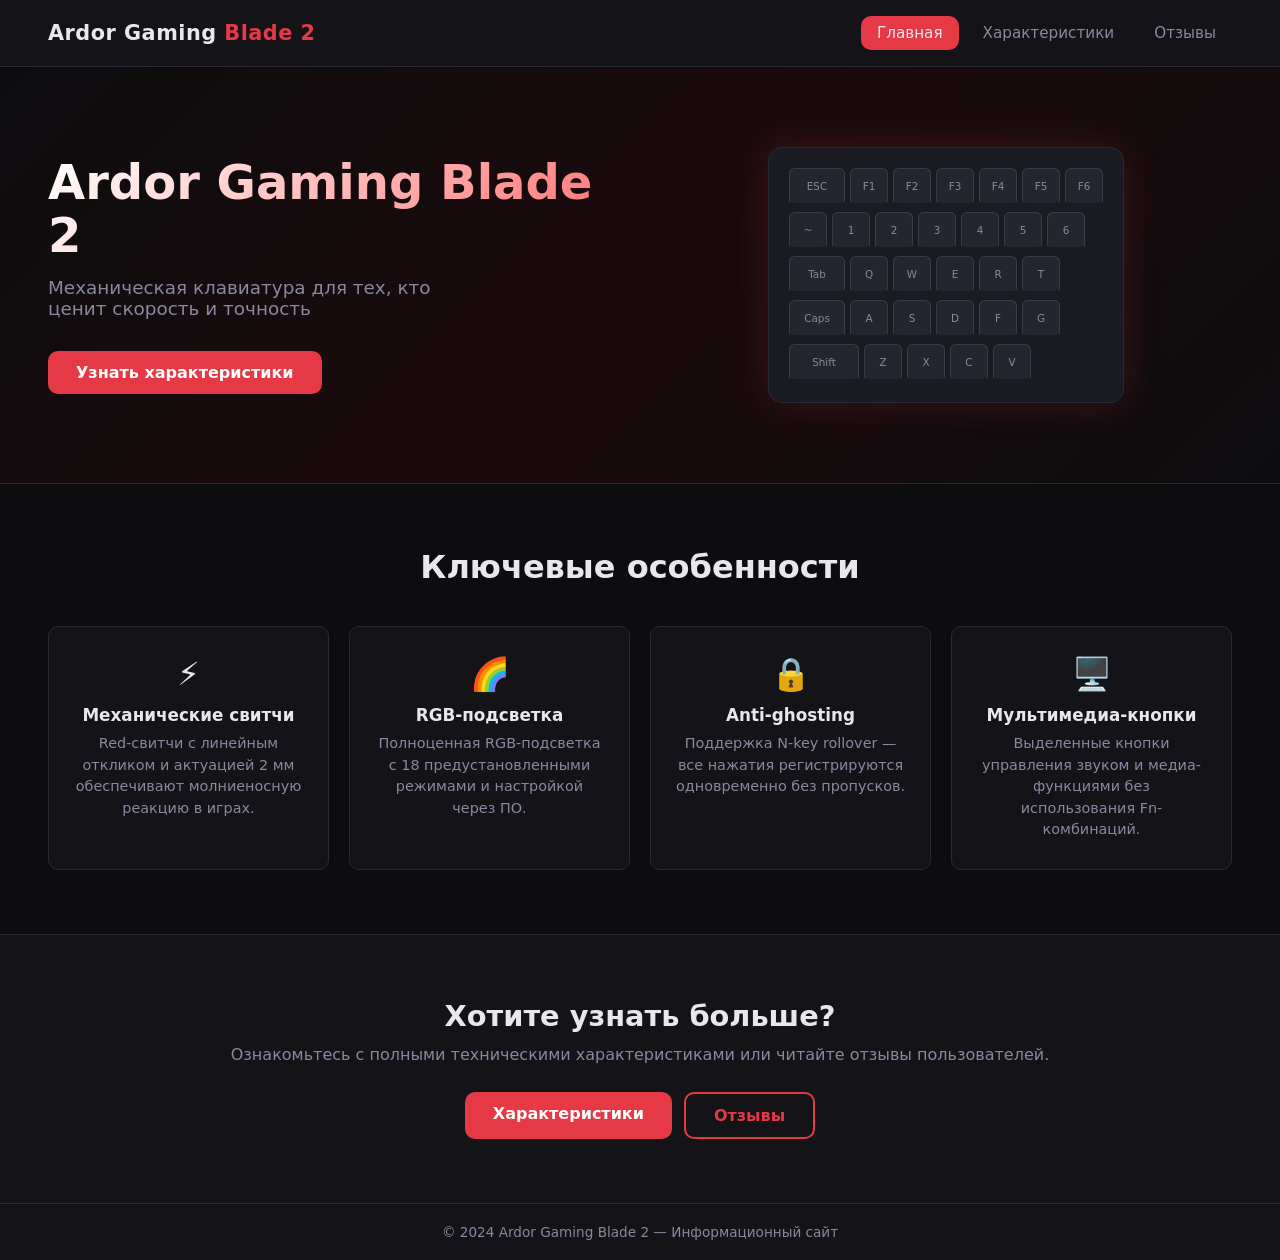
<file: index.html>
<!DOCTYPE html>
<html lang="ru">
<head>
  <meta charset="UTF-8" />
  <meta name="viewport" content="width=device-width, initial-scale=1.0" />
  <title>Ardor Gaming Blade 2 — Главная</title>
  <link rel="stylesheet" href="style.css" />
</head>
<body>
  <header>
    <div class="logo">Ardor Gaming <span>Blade 2</span></div>
    <nav>
      <a href="index.html" class="active">Главная</a>
      <a href="specs.html">Характеристики</a>
      <a href="reviews.html">Отзывы</a>
    </nav>
  </header>

  <main>
    <section class="hero">
      <div class="hero-content">
        <h1>Ardor Gaming Blade 2</h1>
        <p class="hero-sub">Механическая клавиатура для тех, кто ценит скорость и точность</p>
        <a href="specs.html" class="btn">Узнать характеристики</a>
      </div>
      <div class="hero-img">
        <div class="keyboard-visual">
          <div class="key-row">
            <span class="key wide">ESC</span><span class="key">F1</span><span class="key">F2</span><span class="key">F3</span><span class="key">F4</span><span class="key">F5</span><span class="key">F6</span>
          </div>
          <div class="key-row">
            <span class="key">~</span><span class="key">1</span><span class="key">2</span><span class="key">3</span><span class="key">4</span><span class="key">5</span><span class="key">6</span>
          </div>
          <div class="key-row">
            <span class="key wide">Tab</span><span class="key">Q</span><span class="key">W</span><span class="key">E</span><span class="key">R</span><span class="key">T</span>
          </div>
          <div class="key-row">
            <span class="key wide">Caps</span><span class="key">A</span><span class="key">S</span><span class="key">D</span><span class="key">F</span><span class="key">G</span>
          </div>
          <div class="key-row">
            <span class="key xwide">Shift</span><span class="key">Z</span><span class="key">X</span><span class="key">C</span><span class="key">V</span>
          </div>
        </div>
      </div>
    </section>

    <section class="features">
      <h2>Ключевые особенности</h2>
      <div class="cards">
        <div class="card">
          <div class="card-icon">⚡</div>
          <h3>Механические свитчи</h3>
          <p>Red-свитчи с линейным откликом и актуацией 2 мм обеспечивают молниеносную реакцию в играх.</p>
        </div>
        <div class="card">
          <div class="card-icon">🌈</div>
          <h3>RGB-подсветка</h3>
          <p>Полноценная RGB-подсветка с 18 предустановленными режимами и настройкой через ПО.</p>
        </div>
        <div class="card">
          <div class="card-icon">🔒</div>
          <h3>Anti-ghosting</h3>
          <p>Поддержка N-key rollover — все нажатия регистрируются одновременно без пропусков.</p>
        </div>
        <div class="card">
          <div class="card-icon">🖥️</div>
          <h3>Мультимедиа-кнопки</h3>
          <p>Выделенные кнопки управления звуком и медиа-функциями без использования Fn-комбинаций.</p>
        </div>
      </div>
    </section>

    <section class="cta">
      <h2>Хотите узнать больше?</h2>
      <p>Ознакомьтесь с полными техническими характеристиками или читайте отзывы пользователей.</p>
      <div class="cta-btns">
        <a href="specs.html" class="btn">Характеристики</a>
        <a href="reviews.html" class="btn btn-outline">Отзывы</a>
      </div>
    </section>
  </main>

  <footer>
    <p>&copy; 2024 Ardor Gaming Blade 2 — Информационный сайт</p>
  </footer>
</body>
</html>
</file>
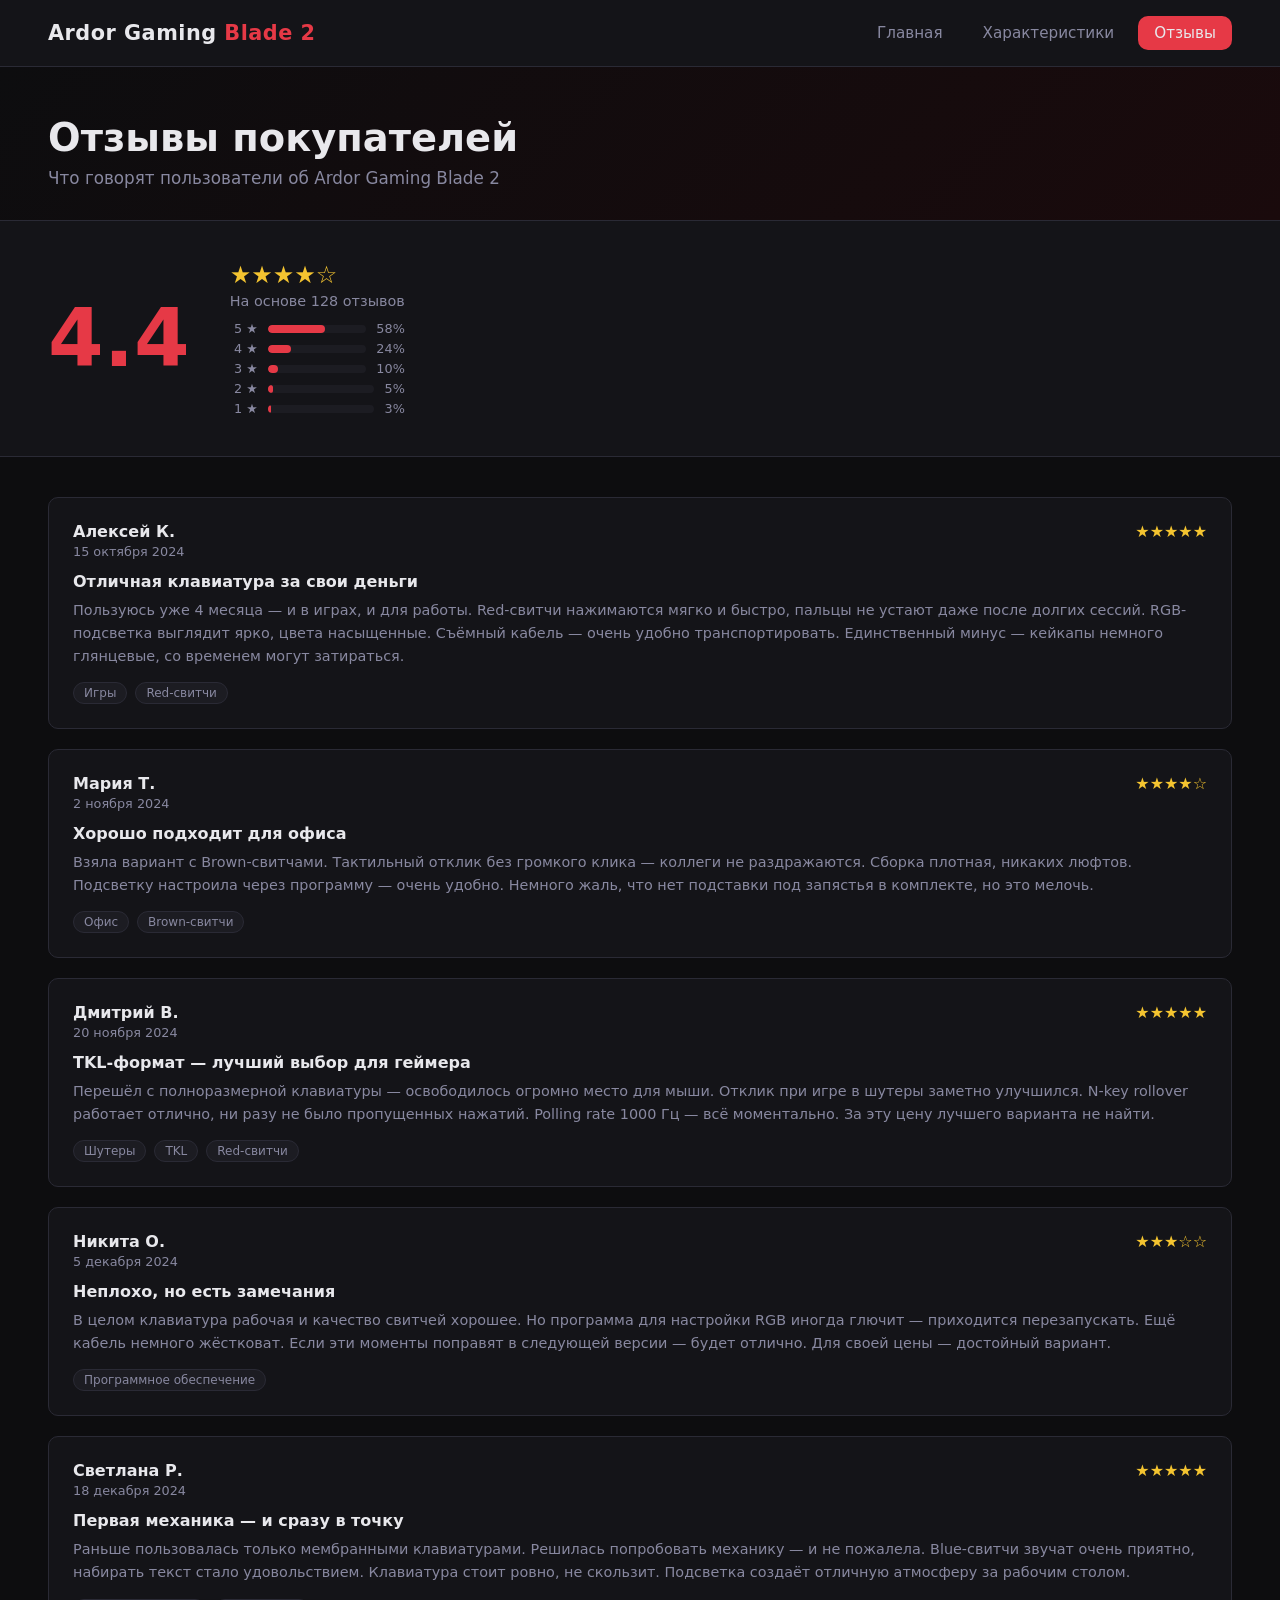
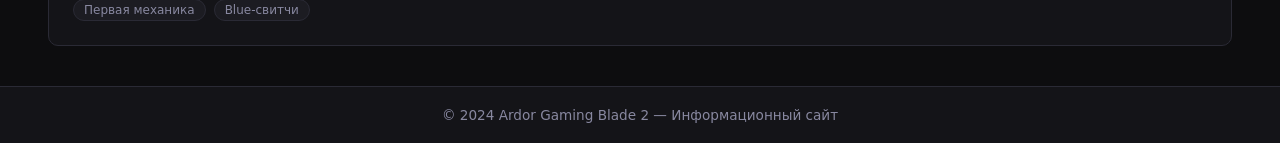
<file: reviews.html>
<!DOCTYPE html>
<html lang="ru">
<head>
  <meta charset="UTF-8" />
  <meta name="viewport" content="width=device-width, initial-scale=1.0" />
  <title>Ardor Gaming Blade 2 — Отзывы</title>
  <link rel="stylesheet" href="style.css" />
</head>
<body>
  <header>
    <div class="logo">Ardor Gaming <span>Blade 2</span></div>
    <nav>
      <a href="index.html">Главная</a>
      <a href="specs.html">Характеристики</a>
      <a href="reviews.html" class="active">Отзывы</a>
    </nav>
  </header>

  <main>
    <section class="page-header">
      <h1>Отзывы покупателей</h1>
      <p>Что говорят пользователи об Ardor Gaming Blade 2</p>
    </section>

    <section class="rating-summary">
      <div class="rating-big">4.4</div>
      <div class="rating-details">
        <div class="stars">★★★★☆</div>
        <p>На основе 128 отзывов</p>
        <div class="rating-bars">
          <div class="bar-row"><span>5 ★</span><div class="bar"><div class="fill" style="width:58%"></div></div><span>58%</span></div>
          <div class="bar-row"><span>4 ★</span><div class="bar"><div class="fill" style="width:24%"></div></div><span>24%</span></div>
          <div class="bar-row"><span>3 ★</span><div class="bar"><div class="fill" style="width:10%"></div></div><span>10%</span></div>
          <div class="bar-row"><span>2 ★</span><div class="bar"><div class="fill" style="width:5%"></div></div><span>5%</span></div>
          <div class="bar-row"><span>1 ★</span><div class="bar"><div class="fill" style="width:3%"></div></div><span>3%</span></div>
        </div>
      </div>
    </section>

    <section class="reviews-list">

      <div class="review-card">
        <div class="review-header">
          <div class="reviewer-info">
            <span class="reviewer-name">Алексей К.</span>
            <span class="review-date">15 октября 2024</span>
          </div>
          <div class="review-stars">★★★★★</div>
        </div>
        <h4>Отличная клавиатура за свои деньги</h4>
        <p>Пользуюсь уже 4 месяца — и в играх, и для работы. Red-свитчи нажимаются мягко и быстро, пальцы не устают даже после долгих сессий. RGB-подсветка выглядит ярко, цвета насыщенные. Съёмный кабель — очень удобно транспортировать. Единственный минус — кейкапы немного глянцевые, со временем могут затираться.</p>
        <div class="review-tags"><span>Игры</span><span>Red-свитчи</span></div>
      </div>

      <div class="review-card">
        <div class="review-header">
          <div class="reviewer-info">
            <span class="reviewer-name">Мария Т.</span>
            <span class="review-date">2 ноября 2024</span>
          </div>
          <div class="review-stars">★★★★☆</div>
        </div>
        <h4>Хорошо подходит для офиса</h4>
        <p>Взяла вариант с Brown-свитчами. Тактильный отклик без громкого клика — коллеги не раздражаются. Сборка плотная, никаких люфтов. Подсветку настроила через программу — очень удобно. Немного жаль, что нет подставки под запястья в комплекте, но это мелочь.</p>
        <div class="review-tags"><span>Офис</span><span>Brown-свитчи</span></div>
      </div>

      <div class="review-card">
        <div class="review-header">
          <div class="reviewer-info">
            <span class="reviewer-name">Дмитрий В.</span>
            <span class="review-date">20 ноября 2024</span>
          </div>
          <div class="review-stars">★★★★★</div>
        </div>
        <h4>TKL-формат — лучший выбор для геймера</h4>
        <p>Перешёл с полноразмерной клавиатуры — освободилось огромно место для мыши. Отклик при игре в шутеры заметно улучшился. N-key rollover работает отлично, ни разу не было пропущенных нажатий. Polling rate 1000 Гц — всё моментально. За эту цену лучшего варианта не найти.</p>
        <div class="review-tags"><span>Шутеры</span><span>TKL</span><span>Red-свитчи</span></div>
      </div>

      <div class="review-card">
        <div class="review-header">
          <div class="reviewer-info">
            <span class="reviewer-name">Никита О.</span>
            <span class="review-date">5 декабря 2024</span>
          </div>
          <div class="review-stars">★★★☆☆</div>
        </div>
        <h4>Неплохо, но есть замечания</h4>
        <p>В целом клавиатура рабочая и качество свитчей хорошее. Но программа для настройки RGB иногда глючит — приходится перезапускать. Ещё кабель немного жёстковат. Если эти моменты поправят в следующей версии — будет отлично. Для своей цены — достойный вариант.</p>
        <div class="review-tags"><span>Программное обеспечение</span></div>
      </div>

      <div class="review-card">
        <div class="review-header">
          <div class="reviewer-info">
            <span class="reviewer-name">Светлана Р.</span>
            <span class="review-date">18 декабря 2024</span>
          </div>
          <div class="review-stars">★★★★★</div>
        </div>
        <h4>Первая механика — и сразу в точку</h4>
        <p>Раньше пользовалась только мембранными клавиатурами. Решилась попробовать механику — и не пожалела. Blue-свитчи звучат очень приятно, набирать текст стало удовольствием. Клавиатура стоит ровно, не скользит. Подсветка создаёт отличную атмосферу за рабочим столом.</p>
        <div class="review-tags"><span>Первая механика</span><span>Blue-свитчи</span></div>
      </div>

    </section>
  </main>

  <footer>
    <p>&copy; 2024 Ardor Gaming Blade 2 — Информационный сайт</p>
  </footer>
</body>
</html>
</file>
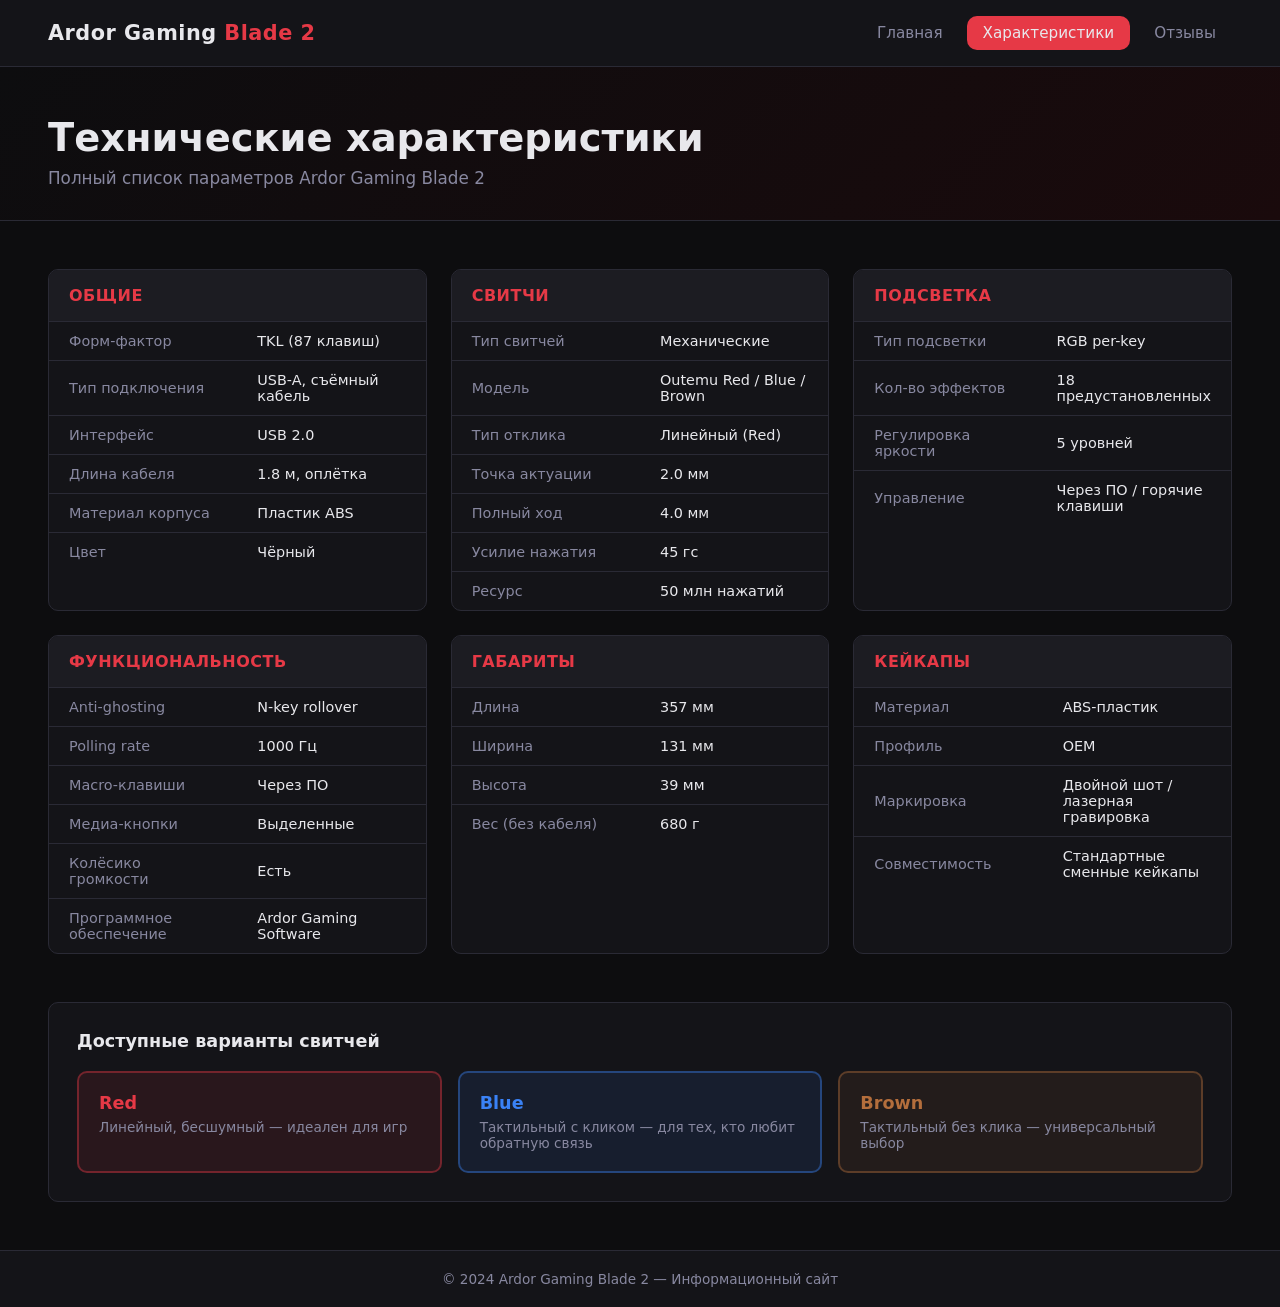
<file: specs.html>
<!DOCTYPE html>
<html lang="ru">
<head>
  <meta charset="UTF-8" />
  <meta name="viewport" content="width=device-width, initial-scale=1.0" />
  <title>Ardor Gaming Blade 2 — Характеристики</title>
  <link rel="stylesheet" href="style.css" />
</head>
<body>
  <header>
    <div class="logo">Ardor Gaming <span>Blade 2</span></div>
    <nav>
      <a href="index.html">Главная</a>
      <a href="specs.html" class="active">Характеристики</a>
      <a href="reviews.html">Отзывы</a>
    </nav>
  </header>

  <main>
    <section class="page-header">
      <h1>Технические характеристики</h1>
      <p>Полный список параметров Ardor Gaming Blade 2</p>
    </section>

    <section class="specs-section">
      <div class="specs-grid">

        <div class="spec-block">
          <h2>Общие</h2>
          <table class="spec-table">
            <tr><td>Форм-фактор</td><td>TKL (87 клавиш)</td></tr>
            <tr><td>Тип подключения</td><td>USB-A, съёмный кабель</td></tr>
            <tr><td>Интерфейс</td><td>USB 2.0</td></tr>
            <tr><td>Длина кабеля</td><td>1.8 м, оплётка</td></tr>
            <tr><td>Материал корпуса</td><td>Пластик ABS</td></tr>
            <tr><td>Цвет</td><td>Чёрный</td></tr>
          </table>
        </div>

        <div class="spec-block">
          <h2>Свитчи</h2>
          <table class="spec-table">
            <tr><td>Тип свитчей</td><td>Механические</td></tr>
            <tr><td>Модель</td><td>Outemu Red / Blue / Brown</td></tr>
            <tr><td>Тип отклика</td><td>Линейный (Red)</td></tr>
            <tr><td>Точка актуации</td><td>2.0 мм</td></tr>
            <tr><td>Полный ход</td><td>4.0 мм</td></tr>
            <tr><td>Усилие нажатия</td><td>45 гс</td></tr>
            <tr><td>Ресурс</td><td>50 млн нажатий</td></tr>
          </table>
        </div>

        <div class="spec-block">
          <h2>Подсветка</h2>
          <table class="spec-table">
            <tr><td>Тип подсветки</td><td>RGB per-key</td></tr>
            <tr><td>Кол-во эффектов</td><td>18 предустановленных</td></tr>
            <tr><td>Регулировка яркости</td><td>5 уровней</td></tr>
            <tr><td>Управление</td><td>Через ПО / горячие клавиши</td></tr>
          </table>
        </div>

        <div class="spec-block">
          <h2>Функциональность</h2>
          <table class="spec-table">
            <tr><td>Anti-ghosting</td><td>N-key rollover</td></tr>
            <tr><td>Polling rate</td><td>1000 Гц</td></tr>
            <tr><td>Macro-клавиши</td><td>Через ПО</td></tr>
            <tr><td>Медиа-кнопки</td><td>Выделенные</td></tr>
            <tr><td>Колёсико громкости</td><td>Есть</td></tr>
            <tr><td>Программное обеспечение</td><td>Ardor Gaming Software</td></tr>
          </table>
        </div>

        <div class="spec-block">
          <h2>Габариты</h2>
          <table class="spec-table">
            <tr><td>Длина</td><td>357 мм</td></tr>
            <tr><td>Ширина</td><td>131 мм</td></tr>
            <tr><td>Высота</td><td>39 мм</td></tr>
            <tr><td>Вес (без кабеля)</td><td>680 г</td></tr>
          </table>
        </div>

        <div class="spec-block">
          <h2>Кейкапы</h2>
          <table class="spec-table">
            <tr><td>Материал</td><td>ABS-пластик</td></tr>
            <tr><td>Профиль</td><td>OEM</td></tr>
            <tr><td>Маркировка</td><td>Двойной шот / лазерная гравировка</td></tr>
            <tr><td>Совместимость</td><td>Стандартные сменные кейкапы</td></tr>
          </table>
        </div>

      </div>
    </section>

    <section class="note-section">
      <div class="note">
        <h3>Доступные варианты свитчей</h3>
        <div class="switch-options">
          <div class="switch-card red">
            <strong>Red</strong>
            <p>Линейный, бесшумный — идеален для игр</p>
          </div>
          <div class="switch-card blue">
            <strong>Blue</strong>
            <p>Тактильный с кликом — для тех, кто любит обратную связь</p>
          </div>
          <div class="switch-card brown">
            <strong>Brown</strong>
            <p>Тактильный без клика — универсальный выбор</p>
          </div>
        </div>
      </div>
    </section>
  </main>

  <footer>
    <p>&copy; 2024 Ardor Gaming Blade 2 — Информационный сайт</p>
  </footer>
</body>
</html>
</file>
<file: style.css>
*, *::before, *::after { box-sizing: border-box; margin: 0; padding: 0; }

:root {
  --bg: #0d0d0f;
  --bg2: #141418;
  --bg3: #1c1c22;
  --accent: #e63946;
  --accent2: #ff6b6b;
  --text: #e8e8ec;
  --muted: #8888a0;
  --border: #2a2a35;
  --radius: 10px;
}

body {
  font-family: 'Segoe UI', system-ui, sans-serif;
  background: var(--bg);
  color: var(--text);
  min-height: 100vh;
  display: flex;
  flex-direction: column;
}

/* ── Header ── */
header {
  display: flex;
  align-items: center;
  justify-content: space-between;
  padding: 16px 48px;
  background: var(--bg2);
  border-bottom: 1px solid var(--border);
  position: sticky;
  top: 0;
  z-index: 100;
}

.logo {
  font-size: 1.3rem;
  font-weight: 700;
  letter-spacing: 0.5px;
  color: var(--text);
}
.logo span { color: var(--accent); }

nav { display: flex; gap: 8px; }
nav a {
  color: var(--muted);
  text-decoration: none;
  padding: 8px 16px;
  border-radius: var(--radius);
  font-size: 0.95rem;
  transition: color 0.2s, background 0.2s;
}
nav a:hover { color: var(--text); background: var(--bg3); }
nav a.active { color: var(--text); background: var(--accent); }

/* ── Hero ── */
.hero {
  display: flex;
  align-items: center;
  justify-content: space-between;
  gap: 40px;
  padding: 80px 48px;
  background: linear-gradient(135deg, #0d0d0f 0%, #1a0a0c 50%, #0d0d0f 100%);
  border-bottom: 1px solid var(--border);
}

.hero-content { flex: 1; }
.hero-content h1 {
  font-size: 3rem;
  font-weight: 800;
  line-height: 1.1;
  background: linear-gradient(135deg, #fff 0%, var(--accent2) 100%);
  -webkit-background-clip: text;
  -webkit-text-fill-color: transparent;
  background-clip: text;
  margin-bottom: 16px;
}
.hero-sub {
  font-size: 1.15rem;
  color: var(--muted);
  margin-bottom: 32px;
  max-width: 420px;
}

.btn {
  display: inline-block;
  padding: 12px 28px;
  background: var(--accent);
  color: #fff;
  text-decoration: none;
  border-radius: var(--radius);
  font-weight: 600;
  transition: background 0.2s, transform 0.1s;
}
.btn:hover { background: var(--accent2); transform: translateY(-1px); }

.btn-outline {
  background: transparent;
  border: 2px solid var(--accent);
  color: var(--accent);
}
.btn-outline:hover { background: var(--accent); color: #fff; }

/* ── Keyboard Visual ── */
.hero-img { flex: 1; display: flex; justify-content: center; }
.keyboard-visual {
  background: #1a1a22;
  border: 1px solid var(--border);
  border-radius: 14px;
  padding: 20px;
  display: flex;
  flex-direction: column;
  gap: 6px;
  box-shadow: 0 0 40px rgba(230,57,70,0.2);
}
.key-row { display: flex; gap: 5px; }
.key {
  display: flex;
  align-items: center;
  justify-content: center;
  width: 38px;
  height: 38px;
  background: #252530;
  border: 1px solid #3a3a48;
  border-bottom: 3px solid #1a1a22;
  border-radius: 6px;
  font-size: 0.65rem;
  color: var(--muted);
  user-select: none;
  animation: glow 3s ease-in-out infinite;
}
.key:nth-child(odd) { animation-delay: 0.3s; }
.key:nth-child(3n) { animation-delay: 0.6s; }

@keyframes glow {
  0%, 100% { box-shadow: 0 0 4px rgba(230,57,70,0.3); }
  50% { box-shadow: 0 0 10px rgba(230,57,70,0.7); }
}

.key.wide { width: 56px; }
.key.xwide { width: 70px; }

/* ── Features ── */
.features {
  padding: 64px 48px;
  text-align: center;
}
.features h2 {
  font-size: 2rem;
  margin-bottom: 40px;
}

.cards {
  display: grid;
  grid-template-columns: repeat(auto-fit, minmax(220px, 1fr));
  gap: 20px;
}
.card {
  background: var(--bg2);
  border: 1px solid var(--border);
  border-radius: var(--radius);
  padding: 28px 24px;
  transition: border-color 0.2s, transform 0.2s;
}
.card:hover { border-color: var(--accent); transform: translateY(-3px); }
.card-icon { font-size: 2rem; margin-bottom: 12px; }
.card h3 { font-size: 1.05rem; margin-bottom: 8px; }
.card p { color: var(--muted); font-size: 0.9rem; line-height: 1.5; }

/* ── CTA ── */
.cta {
  padding: 64px 48px;
  text-align: center;
  background: var(--bg2);
  border-top: 1px solid var(--border);
}
.cta h2 { font-size: 1.8rem; margin-bottom: 12px; }
.cta p { color: var(--muted); margin-bottom: 28px; }
.cta-btns { display: flex; gap: 12px; justify-content: center; flex-wrap: wrap; }

/* ── Page header ── */
.page-header {
  padding: 48px 48px 32px;
  background: linear-gradient(135deg, #0d0d0f 0%, #1a0a0c 100%);
  border-bottom: 1px solid var(--border);
}
.page-header h1 { font-size: 2.4rem; margin-bottom: 8px; }
.page-header p { color: var(--muted); font-size: 1.05rem; }

/* ── Specs ── */
.specs-section { padding: 48px; }
.specs-grid {
  display: grid;
  grid-template-columns: repeat(auto-fit, minmax(320px, 1fr));
  gap: 24px;
}
.spec-block {
  background: var(--bg2);
  border: 1px solid var(--border);
  border-radius: var(--radius);
  overflow: hidden;
}
.spec-block h2 {
  padding: 16px 20px;
  background: var(--bg3);
  font-size: 1rem;
  border-bottom: 1px solid var(--border);
  color: var(--accent);
  text-transform: uppercase;
  letter-spacing: 0.5px;
}
.spec-table { width: 100%; border-collapse: collapse; }
.spec-table tr { border-bottom: 1px solid var(--border); }
.spec-table tr:last-child { border-bottom: none; }
.spec-table td {
  padding: 11px 20px;
  font-size: 0.9rem;
}
.spec-table td:first-child { color: var(--muted); width: 50%; }
.spec-table td:last-child { font-weight: 500; }

/* ── Switch options ── */
.note-section { padding: 0 48px 48px; }
.note {
  background: var(--bg2);
  border: 1px solid var(--border);
  border-radius: var(--radius);
  padding: 28px;
}
.note h3 { font-size: 1.1rem; margin-bottom: 20px; }
.switch-options { display: flex; gap: 16px; flex-wrap: wrap; }
.switch-card {
  flex: 1;
  min-width: 160px;
  padding: 20px;
  border-radius: var(--radius);
  border: 2px solid transparent;
}
.switch-card strong { display: block; font-size: 1.1rem; margin-bottom: 6px; }
.switch-card p { font-size: 0.85rem; color: var(--muted); }
.switch-card.red { background: rgba(230,57,70,0.1); border-color: rgba(230,57,70,0.4); }
.switch-card.red strong { color: #e63946; }
.switch-card.blue { background: rgba(58,130,246,0.1); border-color: rgba(58,130,246,0.4); }
.switch-card.blue strong { color: #3a82f6; }
.switch-card.brown { background: rgba(180,110,60,0.1); border-color: rgba(180,110,60,0.4); }
.switch-card.brown strong { color: #b46e3c; }

/* ── Reviews ── */
.rating-summary {
  display: flex;
  align-items: center;
  gap: 40px;
  padding: 40px 48px;
  background: var(--bg2);
  border-bottom: 1px solid var(--border);
}
.rating-big {
  font-size: 5rem;
  font-weight: 800;
  color: var(--accent);
  line-height: 1;
}
.stars { font-size: 1.5rem; color: #f4c430; margin-bottom: 4px; }
.rating-details p { color: var(--muted); font-size: 0.9rem; margin-bottom: 12px; }
.rating-bars { display: flex; flex-direction: column; gap: 5px; }
.bar-row {
  display: flex;
  align-items: center;
  gap: 10px;
  font-size: 0.8rem;
  color: var(--muted);
}
.bar-row > span:first-child { width: 28px; text-align: right; }
.bar { flex: 1; max-width: 200px; height: 8px; background: var(--bg3); border-radius: 4px; overflow: hidden; }
.fill { height: 100%; background: var(--accent); border-radius: 4px; }

.reviews-list { padding: 40px 48px; display: flex; flex-direction: column; gap: 20px; }
.review-card {
  background: var(--bg2);
  border: 1px solid var(--border);
  border-radius: var(--radius);
  padding: 24px;
  transition: border-color 0.2s;
}
.review-card:hover { border-color: var(--accent); }
.review-header {
  display: flex;
  justify-content: space-between;
  align-items: flex-start;
  margin-bottom: 12px;
}
.reviewer-name { font-weight: 600; display: block; }
.review-date { color: var(--muted); font-size: 0.8rem; }
.review-stars { color: #f4c430; font-size: 1rem; }
.review-card h4 { font-size: 1rem; margin-bottom: 8px; }
.review-card p { color: var(--muted); font-size: 0.9rem; line-height: 1.6; margin-bottom: 14px; }
.review-tags { display: flex; gap: 8px; flex-wrap: wrap; }
.review-tags span {
  background: var(--bg3);
  border: 1px solid var(--border);
  padding: 3px 10px;
  border-radius: 20px;
  font-size: 0.75rem;
  color: var(--muted);
}

/* ── Footer ── */
footer {
  margin-top: auto;
  padding: 20px 48px;
  background: var(--bg2);
  border-top: 1px solid var(--border);
  text-align: center;
  color: var(--muted);
  font-size: 0.85rem;
}

/* ── Responsive ── */
@media (max-width: 768px) {
  header { padding: 14px 20px; flex-direction: column; gap: 12px; }
  nav a { padding: 6px 12px; font-size: 0.85rem; }
  .hero { flex-direction: column; padding: 40px 20px; text-align: center; }
  .hero-content h1 { font-size: 2.2rem; }
  .hero-sub { max-width: 100%; }
  .features, .specs-section, .note-section, .reviews-list { padding: 32px 20px; }
  .page-header { padding: 32px 20px; }
  .rating-summary { padding: 24px 20px; flex-direction: column; gap: 20px; }
  footer { padding: 16px 20px; }
}
</file>
